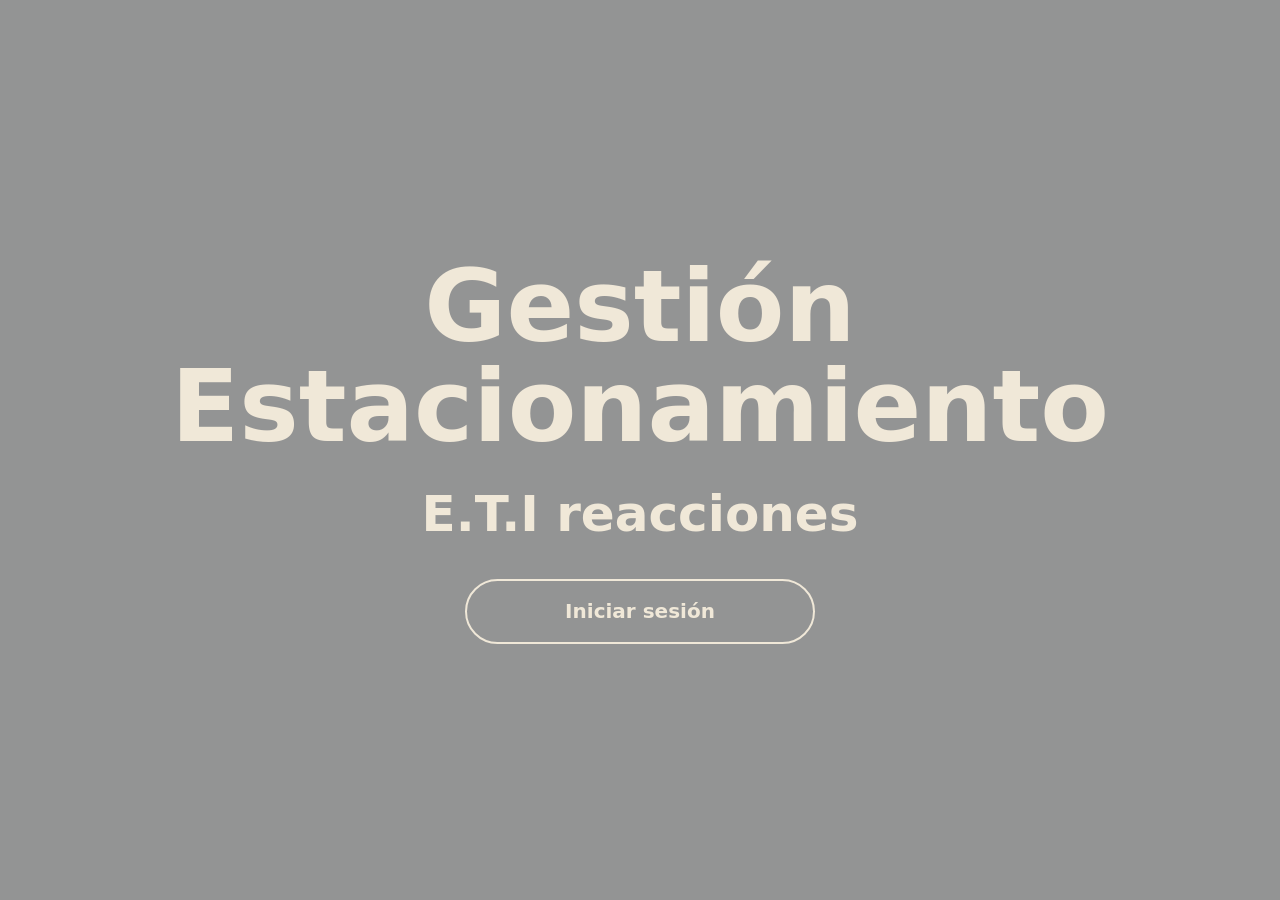
<file: index.html>
<!DOCTYPE html>
<html lang="en">
<head>
    <meta charset="UTF-8">
    <meta name="viewport" content="width=device-width, initial-scale=1.0">
    <title>Gestión Estacionamiento</title> 
    <link href="https://cdn.jsdelivr.net/npm/bootstrap@5.3.0/dist/css/bootstrap.min.css" rel="stylesheet">

    <style>
        .videoauto {
            position: fixed;
            width: 100%;
            height: 100%;
            z-index: -1; 
        } 

        video {
            width: 100%;
            height: 100%;
            object-fit: cover; 
        }

        .titulo {
            font-size: 100px; 
            font-weight: bold;
            color: #f0e8d8;
            line-height: 1;
        }

        .subtitulo {
            font-size: 50px;
            font-weight: bold;
            color: #f0e8d8;
            line-height: 1;
        }

        .overlay {
            position: absolute;
            width: 100%;
            height: 100%;
            background: rgba(17, 18, 19, 0.45);
            z-index: 1;
        } 

        .contenido-flex {
            position: relative;
            z-index: 2;
            height: 100vh;
        }

        .boton { 
            font-size: 20px;
            font-weight: bold;
            width: 350px;
            height: 65px;
            background: transparent; 
            border-radius: 999px;
            border: 2px solid #f0e8d8; 

        }

        .oliva {
            color:  #f0e8d8;
            margin: 0; 
            transition: 0.5s;
        
        }

        .boton:hover {
            background:   #f0e8d8 ;  
            color: black;  
              
        }

        .boton:hover .oliva {
            color: black;
        }

        @media (max-width: 576px) {
            body {
                overflow-x: hidden;
            }

            .contenido-flex {
                padding: 1rem;
            }

            .titulo {
                width: 100%;
                font-size: clamp(30px, 10vw, 52px);
                overflow-wrap: break-word;
            }

            .subtitulo {
                font-size: clamp(24px, 7vw, 36px);
            }

            .boton {
                width: min(350px, 90vw);
                height: 60px;
                font-size: 18px;
            }
        }
    </style>
</head> 

<body> 
    <div class="videoauto"> 
        <video autoplay muted loop> 
            <source src="Imagenes-Videos/download.mp4" type="video/mp4">
        </video>
    </div> 

    <div class="overlay"></div> 

    <div class="contenido-flex"> 
        <div class="container h-100 d-flex flex-column align-items-center justify-content-center text-center">
            <h1 class="titulo">Gestión Estacionamiento</h1> 
            <br>
            <p class="subtitulo">E.T.I reacciones</p>
            <br>
            <form action="login.php" method="post">
                <button class="boton" type="submit">
                    <p class="oliva">Iniciar sesión</p>
                </button>
            </form>
        </div> 
    </div> 
</body>
</html>
</file>
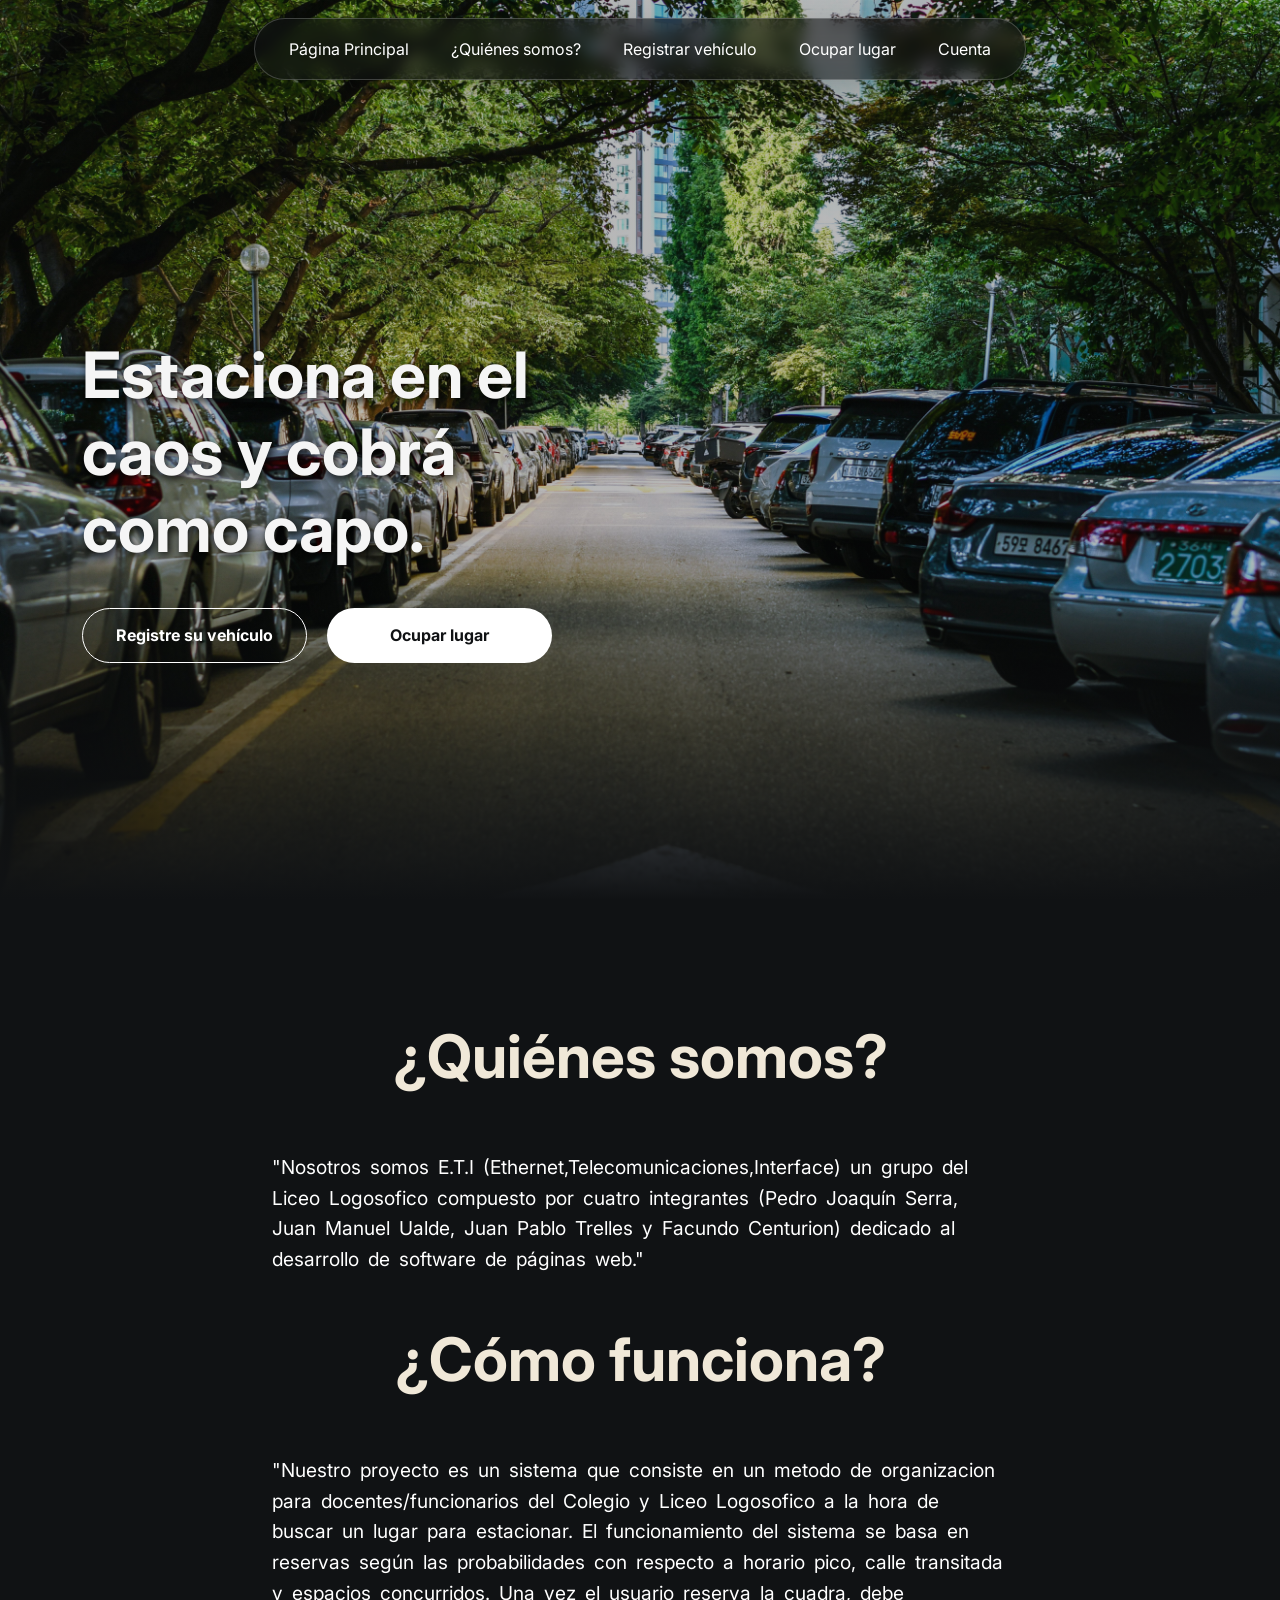
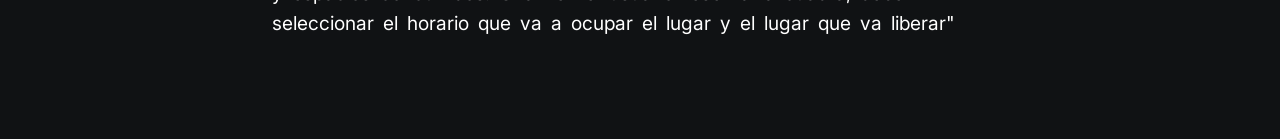
<file: principal.html>
<!DOCTYPE html>
<html lang="es">

<head>
    <meta charset="UTF-8">
    <meta name="viewport" content="width=device-width, initial-scale=1.0">

    <link href="https://cdn.jsdelivr.net/npm/bootstrap@5.3.8/dist/css/bootstrap.min.css"
        rel="stylesheet"
        integrity="sha384-sRIl4kxILFvY47J16cr9ZwB07vP4J8+LH7qKQnuqkuIAvNWLzeN8tE5YBujZqJLB"
        crossorigin="anonymous">

    <link href="https://fonts.googleapis.com/css2?family=Inter:wght@100..900&display=swap"
        rel="stylesheet">

    <title>Pagina Principal</title>

    <style>

        * {
            box-sizing: border-box;
        }

        html {
            scroll-behavior: smooth;
        }

        body {
            margin: 0;
            padding: 0;
            background-color: #101214;
            color: white;
            font-family: "Inter", sans-serif;
            overflow-x: hidden;
        }

        .container-fluid {
            position: relative;
            isolation: isolate;
            display: flow-root;
        }

        .container-fluid::before {
            content: "";
            position: absolute;
            z-index: -1;
            top: 0;
            left: 0;
            width: 100%;
            height: 100vh;
            pointer-events: none;
            background:
                linear-gradient(
                    to bottom,
                    rgba(16, 18, 20, 0.3) 0,
                    rgba(16, 18, 20, 0.3) 65%,
                    #101214 100%
                ),
                url("pexels-whileopenmind-12973827.jpg") center center / cover no-repeat;
        }

        .tarjetaArriba-principal {
            background: rgba(16, 18, 20, 0.58);
            width: fit-content;
            max-width: calc(100% - 24px);
            min-height: 62px;
            margin: 18px auto 0;

            display: flex;
            justify-content: center;
            align-items: center;

            gap: 18px;
            padding: 10px 22px;
            flex-wrap: wrap;

            border: 1px solid rgba(255, 255, 255, 0.2);
            border-radius: 999px;
            box-shadow: 0 12px 30px rgba(0, 0, 0, 0.18);
            backdrop-filter: blur(8px);
        }

        .tarjetaArriba-principal a {
            text-decoration: none;
            color: white;
            margin: 0;
            display: flex;
            align-items: center;
            justify-content: center;
            border-radius: 999px;
            transition: 0.25s ease;
        }

        .tarjetaArriba-principal a:hover {
            background: rgba(255, 255, 255, 0.06);
        }

        .textoBlanco-principal {
            color: white;
            margin: 0;
            padding: 8px 12px;
            border-radius: 999px;
            font-family: "Inter", sans-serif;
            transition: 0.3s;
        }

        .textoBlanco-principal:hover {
            color: #ffffff;
        }

        /* =========================
           SECCIÓN PRINCIPAL
        ========================= */

        .seccionPrincipal {
            min-height: calc(100vh - 60px);
            display: flex;
            align-items: center;
            
        }

        .textoPrincipal {
            font-size: clamp(40px, 5vw, 70px);
            font-weight: bold;
            color: whitesmoke;
            text-shadow: 2px 3px 8px rgba(0, 0, 0, 0.9);

            margin: 0;
            max-width: 700px;
        }

        .botones {
            display: flex;
            gap: 20px;
            flex-wrap: wrap;
            margin-top: 40px;
        }

        .botonRegistraAuto,
        .botonOcupa {
            width: 225px;
            height: 55px;
            border-radius: 500px;
            font-weight: bold;
            cursor: pointer;
        }

        .botonRegistraAuto {
            background-color: transparent;
            border: 1px solid white;
        }

        .botonOcupa {
            background-color: white;
            border: none;
            color: #101214;
        }

        /* =========================
           SECCIÓN INFORMACIÓN
        ========================= */

        #quienes_somos {
            padding: 100px 0;
        }

        .tituloAbajo {
            font-size: clamp(35px, 5vw, 60px);
            font-weight: bold;
            color: #f0e8d8;
            font-family: "Inter", sans-serif;
            text-align: center;
            margin-bottom: 60px;
        }

        .textoAbajo {
            color: white;
            margin: 0 auto;

            word-spacing: 4px;
            line-height: 1.6;

            font-size: clamp(16px, 1.5vw, 20px);

            max-width: 800px;
        }


        /* =========================
           TABLET
        ========================= */

        @media (max-width: 991px) {

            .tarjetaArriba-principal {
                gap: 20px;
            }

            .seccionPrincipal {
                padding-top: 70px;
                padding-bottom: 70px;
            }

            .textoPrincipal {
                text-align: center;
                margin: 0 auto;
            }

            .botones {
                justify-content: center;
            }

            .tarjeta {
                width: 100%;
                margin-top: 40px;
            }

            #quienes_somos {
                padding: 70px 20px;
            }

        }

        /* =========================
           CELULAR
        ========================= */

        @media (max-width: 576px) {

            .tarjetaArriba-principal {
                width: calc(100% - 20px);
                min-height: 62px;
                position: static;
                display: grid;
                grid-template-columns: repeat(5, minmax(0, 1fr));
                gap: 2px;
                padding: 8px 6px;
                margin: 12px auto 0;
            }

            .tarjetaArriba-principal a {
                width: 100%;
                font-size: 11px;
            }

            .textoBlanco-principal {
                width: 100%;
                max-width: 100%;
                text-align: center;
                padding: 6px 2px;
                font-size: 11px;
                line-height: 1.15;
                word-break: normal;
            }

            .seccionPrincipal {
                padding: 50px 15px;
            }

            .textoPrincipal {
                font-size: 40px;
                line-height: 1.1;
            }

            .botones {
                flex-direction: column;
                align-items: center;
                gap: 15px;

                margin-top: 30px;
            }

            .botonRegistraAuto,
            .botonOcupa {
                width: 100%;
                max-width: 300px;
            }

            #quienes_somos {
                padding: 60px 15px;
            }

            .tituloAbajo {
                font-size: 35px;
                margin-bottom: 35px;
            }

            .textoAbajo {
                font-size: 16px;
                line-height: 1.6;
                text-align: left;
            }


        @media (max-width: 380px) {
            .tarjetaArriba-principal {
                grid-template-columns: repeat(3, minmax(0, 1fr));
            }
        }
        }

    </style>
</head>


<body>

    <div class="container-fluid p-0">


        <nav class="tarjetaArriba-principal">

            <a href="principal.html">
                <p class="textoBlanco-principal">Página Principal</p>
            </a>

            <a href="#quienes_somos">
                <p class="textoBlanco-principal">¿Quiénes somos?</p>
            </a>

            <a href="registra_auto.html">
                <p class="textoBlanco-principal">Registrar vehículo</p>
            </a>

            <a href="ocupar_lugar.php">
                <p class="textoBlanco-principal">Ocupar lugar</p>
            </a>

            <a href="cuenta.php">
                <p class="textoBlanco-principal">Cuenta</p>
            </a>

        </nav>

        <section class="seccionPrincipal">

            <div class="container">

                <div class="row align-items-center">

                    <!-- TEXTO -->

                    <div class="col-12 col-lg-6">

                        <h1 class="textoPrincipal">
                            Estaciona en el caos
                            y cobrá como capo.
                        </h1>

                        <div class="botones">

<form action="registra_auto.html" method="post">
                            <button
                                class="botonRegistraAuto"
                                name="auto"
                                id="auto">

                                <p class="textoBlanco-principal">
                                    Registre su vehículo
                                </p>

                            </button>
</form>
<form action="ocupar_lugar.php" method="post">
                            <button
                                class="botonOcupa"
                                name="ocupa"
                                id="ocupa">

                                Ocupar lugar

                            </button>
</form>

                        </div>

                    </div>


                </div>

            </div>

        </section>


        <!-- QUIÉNES SOMOS -->

        <section id="quienes_somos">

            <div class="container">

                <h2 class="tituloAbajo">
                    ¿Quiénes somos?
                </h2>


                <div class="row justify-content-center">

                    <div class="col-12 col-lg-8">

                        <p class="textoAbajo">
                           "Nosotros somos E.T.I (Ethernet,Telecomunicaciones,Interface) un grupo del 
                            Liceo Logosofico compuesto por cuatro integrantes
                            (Pedro Joaquín Serra, Juan Manuel Ualde, Juan Pablo Trelles y Facundo Centurion) 
                            dedicado al desarrollo de software de páginas web."
                        </p>

                    </div>

                </div>


                <h2 class="tituloAbajo mt-5">
                    ¿Cómo funciona?
                </h2>


                <div class="row justify-content-center">

                    <div class="col-12 col-lg-8">

                        <p class="textoAbajo">
                            "Nuestro proyecto es un sistema que consiste en 
                            un metodo de organizacion para docentes/funcionarios del Colegio y Liceo Logosofico
                            a la hora de buscar un lugar para estacionar.
                            El funcionamiento del sistema se basa en reservas según las probabilidades con respecto
                            a horario pico, calle transitada y espacios concurridos. 
                            Una vez el usuario reserva la cuadra, debe seleccionar el horario que 
                            va a ocupar el lugar y el lugar que va liberar"
                        </p>

                    </div>

                </div>

            </div>

        </section>

    </div>

</body>

</html>
</file>
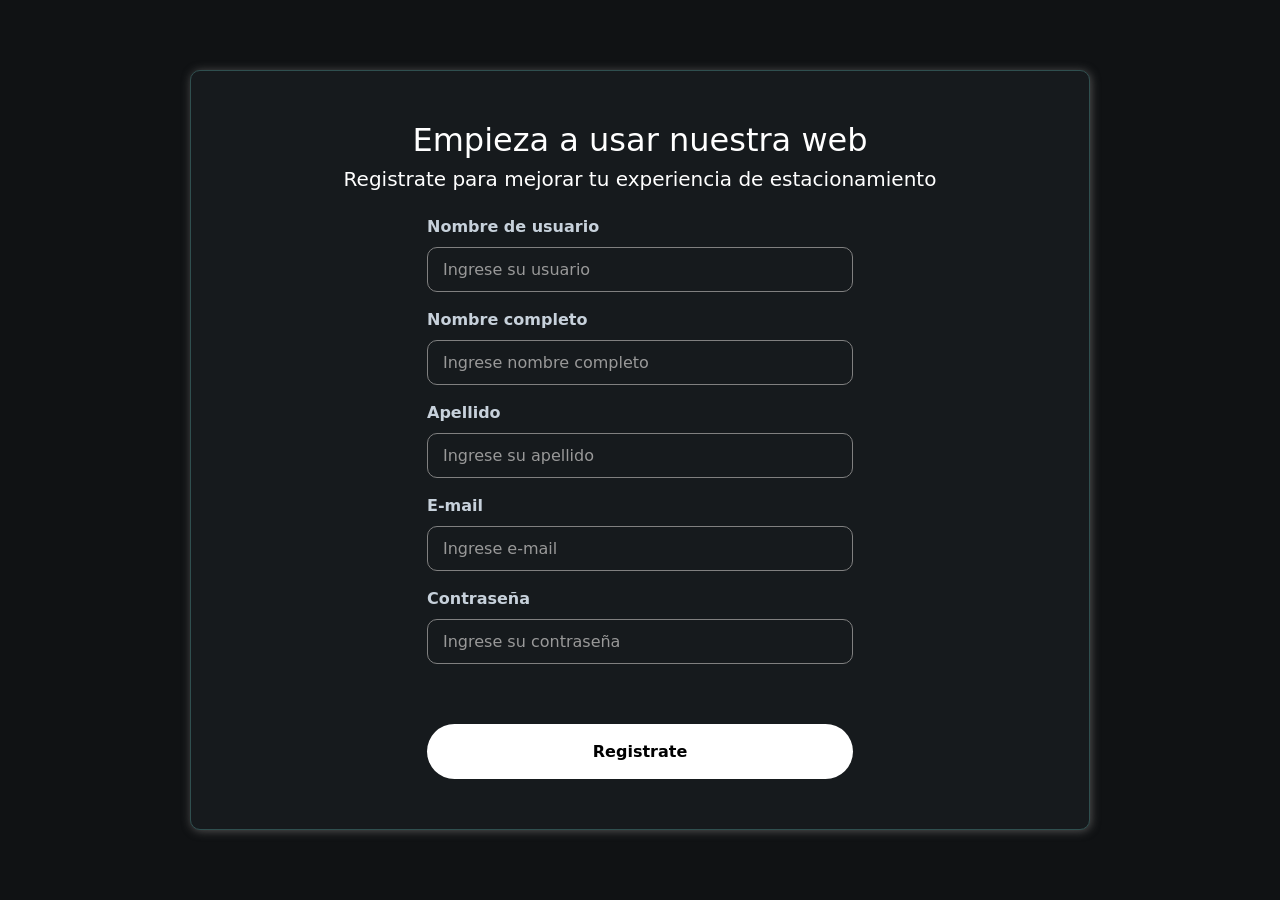
<file: registra.html>
<!DOCTYPE html>
<html lang="en">
<head>
    <meta charset="UTF-8">
    <meta name="viewport" content="width=device-width, initial-scale=1.0">
    <title>Document</title>
<link href="https://cdn.jsdelivr.net/npm/bootstrap@5.3.0/dist/css/bootstrap.min.css" rel="stylesheet">
     <link rel="stylesheet" type="text/css" href="disenio.css">
</head>
<body> 
         
    <div class="container">
        <div class="tarjeta-registrar"> 
            <div class="row"> 
               

                <h2><center>Empieza a usar nuestra web</center></h2>
                <h5> <center>Registrate para mejorar tu experiencia de estacionamiento</center> </h5>
                
                <br><br>
    <div class="formulario-registro">           
<form action="guardar.php" method="POST">

    <div class="mb-3">
        <label class="form-label gris">Nombre de usuario</label>
        <input type="text" class="campo" id="nombreUsuario" name="nombreUsuario" placeholder="Ingrese su usuario">
    </div>

    <div class="mb-3">
        <label class="form-label gris">Nombre completo</label>
        <input type="text" class="campo" id="nombre" name="nombre" placeholder="Ingrese nombre completo">
    </div>

    <div class="mb-3">
        <label class="form-label gris">Apellido</label>
        <input type="text" class="campo" id="apellido" name="apellido" placeholder="Ingrese su apellido">
    </div>

    <div class="mb-3">
        <label class="form-label gris">E-mail</label>
        <input type="email" class="campo" id="email" name="email" placeholder="Ingrese e-mail">
    </div>

    <div class="mb-3">
        <label class="form-label gris">Contraseña</label>
        <input type="password" id="contrasenia" name="contrasenia" class="campo" placeholder="Ingrese su contraseña">
    </div>
    <br>
<center>
    <button type="submit" class="botonRegistra">Registrate</button>
</center>
</form>
                
            </div>
        </div>
    </div> 
    </div>

</body>
</html>
</file>
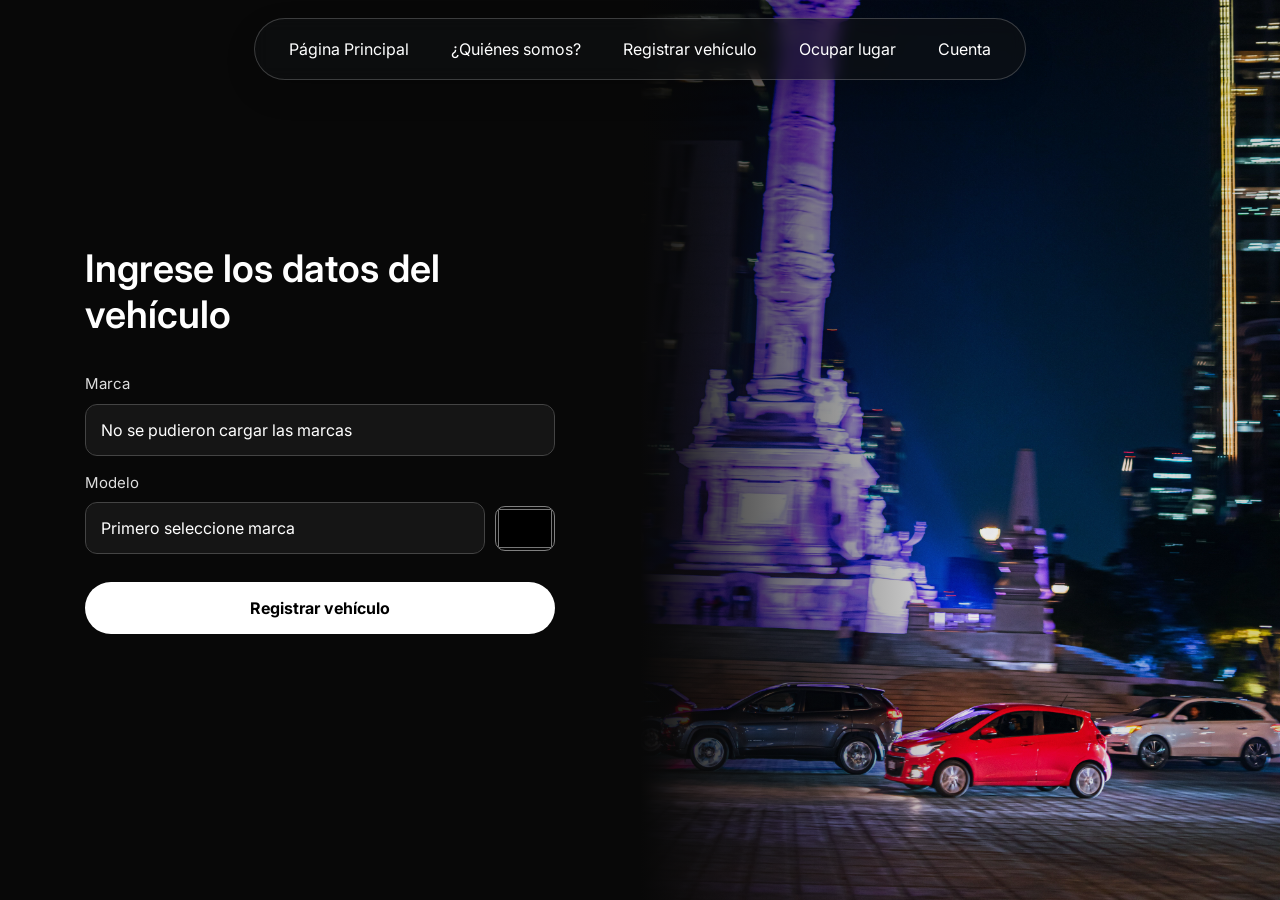
<file: registra_auto.html>
<!DOCTYPE html>
<html lang="es">

<head>
    <meta charset="UTF-8">
    <meta name="viewport" content="width=device-width, initial-scale=1.0">

    <title>Registrar vehículo</title>

    <link
        href="https://cdn.jsdelivr.net/npm/bootstrap@5.3.0/dist/css/bootstrap.min.css"
        rel="stylesheet">

    <link
        href="https://fonts.googleapis.com/css2?family=Inter:wght@100..900&display=swap"
        rel="stylesheet">

    <link rel="stylesheet" href="disenio.css?v=20261106">
    <style>
        html, body {
            min-height: 100%;
            margin: 0;
            padding: 0;
            background: #080808;
            font-family: "Inter", sans-serif;
        }

        .registro-auto-layout {
            position: relative;
            display: grid;
            grid-template-columns: repeat(2, minmax(0, 1fr));
            min-height: 100vh;
        }

        .registro-auto-layout > .nav-registro-auto {
            position: absolute;
            z-index: 1;
            top: 0;
            left: 50%;
            width: max-content;
            max-width: calc(100% - 24px);
            transform: translateX(-50%);
            background: rgba(16, 18, 20, 0.58);
            border: 1px solid rgba(255, 255, 255, 0.2);
            box-shadow: 0 12px 30px rgba(0, 0, 0, 0.18);
            backdrop-filter: blur(8px);
        }

        .registro-auto-form-panel {
            display: flex;
            flex-direction: column;
            min-width: 0;
            min-height: 100vh;
            padding: 28px clamp(24px, 5vw, 84px) 48px;
            background: #080808;
        }

        .registro-auto-content {
            width: min(100%, 470px);
            margin: auto;
            padding: 48px 0;
        }

        .registro-auto-content h1 {
            margin: 0 0 36px;
            color: #fff;
            font-size: clamp(28px, 3vw, 38px);
            font-weight: 600;
            text-align: left;
        }

        .registro-auto-content label.textoBlanco {
            display: block;
            margin-bottom: 8px;
            padding: 0;
            border-radius: 0;
            color: #dedede;
            font-size: 15px;
            text-align: left;
        }

        .registro-auto-content .form-control {
            height: 52px;
            border: 1px solid #444;
            border-radius: 12px;
            background-color: #151515;
            color: #fff;
        }

        .registro-auto-content .form-control:focus {
            border-color: #aaa;
            box-shadow: 0 0 0 3px rgba(255, 255, 255, 0.12);
        }

        .registro-auto-content .botonRegistra {
            height: 52px;
            margin-top: 12px;
            transition: background-color 0.2s ease, transform 0.2s ease;
        }

        .registro-auto-content .botonRegistra:hover {
            background-color: #dedede;
            transform: translateY(-1px);
        }

        .registro-auto-image {
            position: relative;
            background: url("cdmx.jpg") center 78% / cover no-repeat;
        }

        .registro-auto-image::before {
            position: absolute;
            inset: 0;
            background: linear-gradient(90deg, #080808 0%, rgba(8, 8, 8, 0.72) 12%, rgba(8, 8, 8, 0.08) 52%, rgba(8, 8, 8, 0.18) 100%);
            content: "";
        }

        @media (max-width: 767.98px) {
            .registro-auto-layout {
                grid-template-columns: minmax(0, 1fr);
            }

            .registro-auto-form-panel {
                min-height: 100vh;
                padding: 20px 20px 40px;
            }

            .registro-auto-image {
                min-height: 280px;
                background-position: center 82%;
            }

            .registro-auto-image::before {
                background: linear-gradient(180deg, rgba(8, 8, 8, 0.08) 0%, rgba(8, 8, 8, 0.72) 100%);
            }
        }

        @media (max-width: 576px) {
            .registro-auto-layout > .nav-registro-auto {
                display: grid;
                grid-template-columns: repeat(5, minmax(0, 1fr));
                width: calc(100% - 20px);
                max-width: none;
                padding: 8px 6px;
            }

            .registro-auto-layout > .nav-registro-auto a,
            .registro-auto-layout > .nav-registro-auto .textoBlanco {
                width: 100%;
                max-width: 100%;
                padding: 6px 2px;
                font-size: 11px;
                line-height: 1.15;
                text-align: center;
                word-break: normal;
            }
        }

        @media (max-width: 380px) {
            .registro-auto-layout > .nav-registro-auto {
                grid-template-columns: repeat(3, minmax(0, 1fr));
            }
        }
    </style>
</head>

<body>
    <main class="registro-auto-layout">
        <nav class="tarjetaArriba nav-registro-auto" aria-label="Navegación principal">
            <a href="principal.html">
                <p class="textoBlanco">Página Principal</p>
            </a>

            <a href="principal.html#quienes_somos">
                <p class="textoBlanco">¿Quiénes somos?</p>
            </a>

            <a href="registra_auto.html">
                <p class="textoBlanco">Registrar vehículo</p>
            </a>

            <a href="ocupar_lugar.html">
                <p class="textoBlanco">Ocupar lugar</p>
            </a>

            <a href="cuenta.php">
                <p class="textoBlanco">Cuenta</p>
            </a>
        </nav>

        <section class="registro-auto-form-panel">
            <div class="registro-auto-content">
                <h1>Ingrese los datos del vehículo</h1>
                <form action="guardar_auto.php" method="POST">
                    <div class="mb-3">
                        <label for="marca" class="textoBlanco">Marca</label>
                        <select class="campo form-control" id="marca" name="marca" required>
                            <option value="">Seleccione una marca</option>
                        </select>
                    </div>
                    <div class="mb-3">
                        <label for="modelo" class="textoBlanco">Modelo</label>
                        <div class="marca-color">
                            <select class="campo form-control" id="modelo" name="modelo" required>
                                <option value="">Primero seleccione marca</option>
                            </select>
                            <input type="color" class="campoColor" id="color" name="color">
                        </div>
                    </div>
                    <button type="submit" class="botonRegistra">Registrar vehículo</button>
                </form>
            </div>
        </section>

        <div class="registro-auto-image" aria-hidden="true"></div>
    </main>

    <!-- JAVASCRIPT -->

    <script>

        const selectMarca =
            document.getElementById("marca");


        /* CARGAR MARCAS */

        fetch("obtener_marcas.php")

            .then(response => {

                if (!response.ok) {

                    throw new Error(
                        "Error HTTP: " + response.status
                    );

                }

                return response.json();

            })

            .then(data => {

                console.log(
                    "Datos recibidos:",
                    data
                );


                selectMarca.innerHTML = "";


                const opcionInicial =
                    document.createElement("option");


                opcionInicial.value = "";

                opcionInicial.textContent =
                    "Seleccione una marca";

                opcionInicial.disabled = true;

                opcionInicial.selected = true;


                selectMarca.appendChild(
                    opcionInicial
                );


                data.data.forEach(marca => {

                    const opcion =
                        document.createElement("option");


                    opcion.value =
                        marca.name;

                    opcion.textContent =
                        marca.name;


                    selectMarca.appendChild(
                        opcion
                    );

                });

            })


            .catch(error => {

                console.error(
                    "Error al cargar las marcas:",
                    error
                );


                selectMarca.innerHTML = "";


                const opcionError =
                    document.createElement("option");


                opcionError.value = "";

                opcionError.textContent =
                    "No se pudieron cargar las marcas";


                selectMarca.appendChild(
                    opcionError
                );

            });


        const selectModelo =
            document.getElementById("modelo");


        /* CARGAR MODELOS */

        selectMarca.addEventListener(
            "change",
            function () {

                const marcaSeleccionada =
                    this.value;


                selectModelo.innerHTML = "";


                const cargando =
                    document.createElement("option");


                cargando.value = "";

                cargando.textContent =
                    "Cargando modelos...";


                selectModelo.appendChild(
                    cargando
                );


                fetch(
                    "obtener_modelos.php?marca=" +
                    encodeURIComponent(
                        marcaSeleccionada
                    )
                )

                    .then(response => {

                        if (!response.ok) {

                            throw new Error(
                                "Error HTTP: " +
                                response.status
                            );

                        }

                        return response.json();

                    })

                    .then(data => {

                        console.log(
                            "Modelos recibidos:",
                            data
                        );


                        selectModelo.innerHTML =
                            "";


                        const opcionInicial =
                            document.createElement(
                                "option"
                            );


                        opcionInicial.value =
                            "";

                        opcionInicial.textContent =
                            "Seleccione un modelo";

                        opcionInicial.disabled =
                            true;

                        opcionInicial.selected =
                            true;


                        selectModelo.appendChild(
                            opcionInicial
                        );


                        data.data.forEach(
                            modelo => {

                                const opcion =
                                    document.createElement(
                                        "option"
                                    );


                                opcion.value =
                                    modelo.name;

                                opcion.textContent =
                                    modelo.name;


                                selectModelo.appendChild(
                                    opcion
                                );

                            }
                        );

                    })


                    .catch(error => {

                        console.error(
                            "Error al cargar los modelos:",
                            error
                        );


                        selectModelo.innerHTML =
                            "";


                        const opcionError =
                            document.createElement(
                                "option"
                            );


                        opcionError.value =
                            "";

                        opcionError.textContent =
                            "No se pudieron cargar los modelos";


                        selectModelo.appendChild(
                            opcionError
                        );

                    });

            }
        );

    </script>

</body>

</html>
</file>
<file: disenio.css>
/*
     MAPA DE CLASES POR ARCHIVO
     - login.php: .contenedor, .tarjeta, .columna-formulario,
         .columna-imagen, .campo, .gris, .azul, .botonIniciar,
         .botonAyuda, .imagenauto, .registro y .botonRegistra.
     - olvidoContrasenia.html: .tarjeta, .campo y .botonRegistra.
     - registra_auto.html: .tarjetaArriba, .textoBlanco,
         .tarjeta_registrar_auto, .contenido, .titulo, .campo,
         .marca-color, .campoColor, .botonRegistra y .textoPrincipal.
     - registra.html: .tarjeta-registrar, .formulario-registro,
         .campo, .gris y .botonRegistra.
     - cuenta.php: .tarjetaArriba-cuenta, .textoBlanco-cuenta,
         .titulo-cuenta, .seccionPrincipal, .contenido  .campo-cuenta y .textoPrincipal.
*/

/* login.php */
html, body {
            margin: 0;
            padding: 0;
            min-height: 100%;
            background-color: #101214;
            color: white;
        }

        body {
            min-height: 100vh;
            padding: 30px 15px;
        }

        body.pagina-login {
            background-image:
                linear-gradient(rgba(7, 15, 20, 0.32), rgba(7, 15, 20, 0.32)),
                url("Imagenes-Videos/prueba2000.jpg");
            background-position: center;
            background-size: cover;
            background-attachment: fixed;
            background-repeat: no-repeat;
        }

        .contenedor {
            width: 100%;
            max-width: 1000px;
            margin: 0 auto;
        }

        .pagina-login .contenedor {
            max-width: 560px;
        }

        /* TARJETA */
        .tarjeta {
            width: 100%;
            min-height: 450px;
            padding: 40px;
            display: flex;
            align-items: center;

            background-color: #161a1d;
            border-radius: 15px;
            border: 1px solid darkslategray;

            box-shadow: 1px 1px 10px rgb(83, 83, 83);
        }

        .pagina-login .tarjeta {
            min-height: 0;
            justify-content: center;
            background-color: rgba(8, 15, 20, 0.45);
            border: 1px solid rgba(139, 179, 199, 0.65);
            box-shadow: 0 12px 32px rgba(0, 0, 0, 0.28);
            backdrop-filter: blur(2px);
        }

        /* COLUMNAS */
        .columna-formulario {
            width: 50%;
            padding: 20px;
        }

        .pagina-login .columna-formulario {
            width: 100%;
            max-width: 450px;
        }

        .pagina-login h3,
        .pagina-login .registro h5,
        .pagina-login .form-label,
        .pagina-login .botonAyuda {
            color: #ffffff;
            text-shadow: 0 2px 4px rgba(0, 0, 0, 0.95);
        }

        .pagina-login .gris,
        .pagina-login .azul,
        .pagina-login .botonAyuda .gris {
            color: #ffffff;
        }

      
        h3 {
            margin-bottom: 30px;
        }

        
        .campo {
            width: 100%;
            height: 45px;
            padding: 0 15px;

            background-color: transparent;
            color: white;

            border: 1px solid gray;
            border-radius: 10px;

            outline: none;
        }

        .campo:focus {
            border-color: white;
            box-shadow: 0 0 5px rgba(255, 255, 255, 0.3);
        }

        .pagina-login .campo {
            background-color: rgba(5, 12, 17, 0.88);
            color: #ffffff;
            border: 1px solid rgba(190, 207, 218, 0.55);
        }

        .pagina-login .campo:focus {
            border-color: #8bb9d0;
            box-shadow: 0 0 0 3px rgba(139, 185, 208, 0.25);
        }

        .campo::placeholder {
            color: #999;
        }

        .pagina-login .campo::placeholder {
            color: #d6dee4;
            opacity: 1;
        }
        
        .gris {
            color: #C7D1DB;
            font-weight: bold;
            transition: 0.3s;
        }

        .gris:hover {
            color: #edf0f3;
        }

        .azul {
            color: #C7D1DB;
            font-weight: bold;
        }

        
        .botonIniciar {
            width: 100%;
            height: 45px;

            border-radius: 25px;
            background-color: white;
            color: black;

            font-weight: bold;
            border: none;

            cursor: pointer;
            transition: 0.3s;
        }

        .botonIniciar:hover {
            background-color: #d8d8d8;
            transform: scale(1.02);
        }

        /* boton-REGISTRAR */
        .botonRegistra {
            width: 250px;
            max-width: 100%;

            height: 45px;

            border-radius: 25px;
            background: transparent;
            color: black;

            font-weight: bold;
            border: 2px solid white;

            cursor: pointer;
            transition: 0.3s;
        }

        .pagina-login .botonIniciar {
            background-color: #ffffff;
            color: #101820;
            box-shadow: 0 2px 8px rgba(0, 0, 0, 0.7);
        }

        .pagina-login .botonRegistra {
            background-color: #ffffff;
            color: #101820;
            border: none;
            box-shadow: 0 2px 8px rgba(0, 0, 0, 0.7);
        }

        .pagina-login .botonRegistra:hover {
            background-color: #d8d8d8;
            transform: scale(1.02);
        }

        .pagina-login .botonIniciar:focus-visible,
        .pagina-login .botonRegistra:focus-visible,
        .pagina-login .botonAyuda:focus-visible {
            outline: 3px solid #ffffff;
            outline-offset: 3px;
        }

        
        .botonAyuda {
            background: none;
            border: none;
            padding: 0;
            color: #C7D1DB;
            text-decoration: none;
        }

        .botonAyuda:hover {
            color: black;
        }

        .pagina-login .botonAyuda:hover {
            color: #ffffff;
            text-decoration: underline;
        }

        
        .registro {
            text-align: center;
            margin-top: 30px;
        }

        .registro h5 {
            margin-bottom: 15px;
        }

        
        @media (max-width: 768px) {

            body {
                padding: 20px 15px;
            }

            .tarjeta {
                flex-direction: column;
                padding: 25px;
            }

            .columna-formulario {
                width: 100%;
                padding: 15px;
            }

        }

       
        @media (max-width: 480px) {

            body {
                padding: 15px 10px;
            }

            .tarjeta {
                padding: 20px 15px;
                min-height: auto;
                border-radius: 12px;
            }

            .columna-formulario {
                padding: 10px 5px;
            }

            h3 {
                font-size: 24px;
                margin-bottom: 25px;
            }

            .campo {
                height: 43px;
                font-size: 14px;
            }

            .botonIniciar {
                height: 43px;
            }

            .botonRegistra {
                width: 100%;
            }

            .registro {
                margin-top: 25px;
            }
        }

/* Fin de login.php */


/* registra_auto.html: tarjeta principal */

.tarjeta-auto {
    display: flex;
    justify-content: center;
    align-items: center;

    width: min(900px, 90%);
    min-height: 500px;

    margin: 100px auto;

    padding: 50px;

    background-color: #161a1d;

    border: 1px solid darkslategray;
    border-radius: 10px;

    box-shadow: 1px 1px 10px rgb(83, 83, 83);

    box-sizing: border-box;
}

.tarjeta_registrar_auto {
    display: flex;
    justify-content: center;
    align-items: center;
    width: min(900px, 90%);
    min-height: 500px;
    margin: 40px auto;
    padding: 50px;
    background-color: #161a1d;
    border: 1px solid darkslategray;
    border-radius: 10px;
    box-shadow: 1px 1px 10px rgb(83, 83, 83);
    box-sizing: border-box;
}

/* registra_auto.html y cuenta.php: navegación */
.tarjetaArriba,
.tarjetaArriba-cuenta,
.tarjetaArriba-principal {
    display: flex;
    justify-content: center;
    align-items: center;
    gap: 18px;
    flex-wrap: wrap;
    width: fit-content;
    max-width: calc(100% - 24px);
    min-height: 62px;
    margin: 18px auto 0;
    padding: 10px 22px;
    background: rgba(24, 28, 31, 0.9);
    border: 1px solid rgba(255, 255, 255, 0.12);
    border-radius: 999px;
    box-shadow: 0 12px 30px rgba(0, 0, 0, 0.22);
    backdrop-filter: blur(6px);
}

.tarjetaArriba a,
.tarjetaArriba-cuenta a,
.tarjetaArriba-principal a {
    display: flex;
    align-items: center;
    justify-content: center;
    color: white;
    text-decoration: none;
    border-radius: 999px;
    transition: 0.25s ease;
}

.tarjetaArriba a:hover,
.tarjetaArriba-cuenta a:hover,
.tarjetaArriba-principal a:hover {
    background: rgba(255, 255, 255, 0.06);
}

.textoBlanco,
.textoBlanco-cuenta,
.textoBlanco-principal {
    margin: 0;
    padding: 8px 12px;
    color: white;
    border-radius: 999px;
    transition: 0.3s;
}

.textoBlanco:hover,
.textoBlanco-cuenta:hover,
.textoBlanco-principal:hover {
    color: #ffffff;
}

/* cuenta.php */
.titulo-cuenta {
    margin: 50px auto 35px;
    color: #f0e8d8;
    text-align: center;
}

.seccionPrincipal {
    display: flex;
    justify-content: center;
}

.seccionPrincipal .contenido {
    width: min(600px, 100%);
    padding: 35px;
    background-color: #161a1d;
    border: 1px solid darkslategray;
    border-radius: 10px;
    box-shadow: 1px 1px 10px rgb(83, 83, 83);
}

.campo-cuenta {
    display: block;
    width: 100%;
    height: 45px;
    padding: 0 15px;
    background-color: transparent;
    color: white;
    border: 1px solid gray;
    border-radius: 10px;
    box-sizing: border-box;
}


/* registra_auto.html y registra.html: contenido compartido */

.contenido {
    width: 100%;
    max-width: 450px;
}


/* registra_auto.html y registra.html: título */

.titulo {
    text-align: center;
    margin-bottom: 40px;
    color: white;
}


/* login.php, registra.html y registra_auto.html: campos */

.campo-auto {
    background: transparent;

    border: 1px solid gray;
    border-radius: 10px;

    padding: 8px 12px;

    box-sizing: border-box;
}


/* registra_auto.html: listas desplegables */

select.campo {
    background-color: #161a1d;
    color: white;
}

select.campo option {
    background-color: #161a1d;
    color: white;
}


/* registra_auto.html: modelo y color */

.marca-color {
    display: flex;
    align-items: center;

    gap: 10px;
    width: 100%;
}


.marca-color .campo-auto {
    flex: 1;
    min-width: 0;
}

.marca-color .campo {
    flex: 1;
    min-width: 0;
}


/* registra_auto.html: selector de color */

.campoColor {
    background: transparent;

    border: 1px solid gray;
    border-radius: 10px;

    width: 60px;
    height: 45px;

    padding: 2px;

    flex-shrink: 0;
}


/* registra.html y registra_auto.html: botón de registro */

.botonRegistra {
    width: 100%;
    height: 55px;

    border-radius: 500px;

    background-color: white;
    color: black;

    font-weight: bold;

    border: none;

    margin-top: 20px;

    cursor: pointer;
}



/* registra_auto.html: vista celular */

@media (max-width: 600px) {

    .tarjeta-auto {
        width: 90%;
        margin: 60px auto;
        padding: 35px 25px;
    }

}



@media (max-width: 576px) {

    .tarjetaArriba,
    .tarjetaArriba-cuenta,
    .tarjetaArriba-principal {
        width: calc(100% - 20px);
        min-height: auto;
        margin-top: 12px;
        padding: 16px 12px;
        border-radius: 28px;
        flex-direction: column;
        gap: 8px;
    }

    .tarjetaArriba a,
    .tarjetaArriba-cuenta a,
    .tarjetaArriba-principal a {
        width: 100%;
        font-size: 14px;
    }

    .textoBlanco,
    .textoBlanco-cuenta,
    .textoBlanco-principal {
        width: 100%;
        padding: 10px 12px;
        text-align: center;
    }

    .tarjeta-auto {
        width: 94%;

        min-height: auto;

        margin: 40px auto;

        padding: 25px 18px;
    }

    .contenido {
        width: 100%;
        max-width: none;
    }

    .titulo {
        font-size: 20px;
        margin-bottom: 30px;
    }


    .campo-auto {
        height: 45px;
    }

    .marca-color {
        gap: 8px;
    }

    .campoColor {
        width: 50px;
        height: 45px;
    }


    .botonRegistra-auto {
        height: 50px;
    }
}


/* =========================
   TABLET
========================= */

@media (min-width: 601px) and (max-width: 900px) {

    .tarjeta-auto {
        padding: 25px 15px;
    }


    .titulo {
        font-size: 18px;
    }

    .tarjetaArriba {
        gap: 25px;
    }
}
/*---FIN-REGISTRAR-AUTO----*/

.tarjeta-registrar {
    border: 1px solid darkslategray;
    padding: 50px;
    width: 100%;
    max-width: 900px;
    box-sizing: border-box;
    margin: 90px auto 0;
    background-color: #161a1d;
    border-radius: 10px;
    box-shadow: 1px 1px 10px rgb(83, 83, 83);
     margin: 40px auto 0;
}

.botonRegistra-registro {
    width: 100%;
    max-width: 450px;
    height: 55px;
    border-radius: 500px;
    background-color: white;
    font-weight: bold;
    border: none;
}

.botonYaTengoCuenta {
    width: 100%;
    max-width: 300px;
    height: 40px;
    border-radius: 500px;
    background: transparent;
    color: white;
    font-weight: bold;
    border: 2px solid white;
}


.campo-registro {
    background: transparent;
    border: 1px solid gray;
    border-radius: 10px;
    width: 100%;
    max-width: 450px;
    height: 45px;
    box-sizing: border-box;
    color: white;
}

.formulario-registro {
    width: 100%;
    max-width: 450px;
    margin: 0 auto;
    display: flex;
    flex-direction: column;
    gap: 15px;
    box-sizing: border-box;
}


/*  Celulares */
@media (max-width: 600px) {

    body {
        padding: 10px;
    }

    .tarjeta-registrar {
        padding: 25px 20px;
        margin-top: 30px;
    }

    .botonRegistra-registro,
    .campo-registro,
    .formulario-registro {
        width: 100%;
    }

    .botonRegistra-registro {
        height: 50px;
    }

    .botonYaTengoCuenta {
        width: 100%;
    }
}

/*  PANEL ADMIN */
.seccionPrincipalContainer{
    display: flex;
    justify-content: center;
    align-items: center;
    width: 100%;

}
</file>
